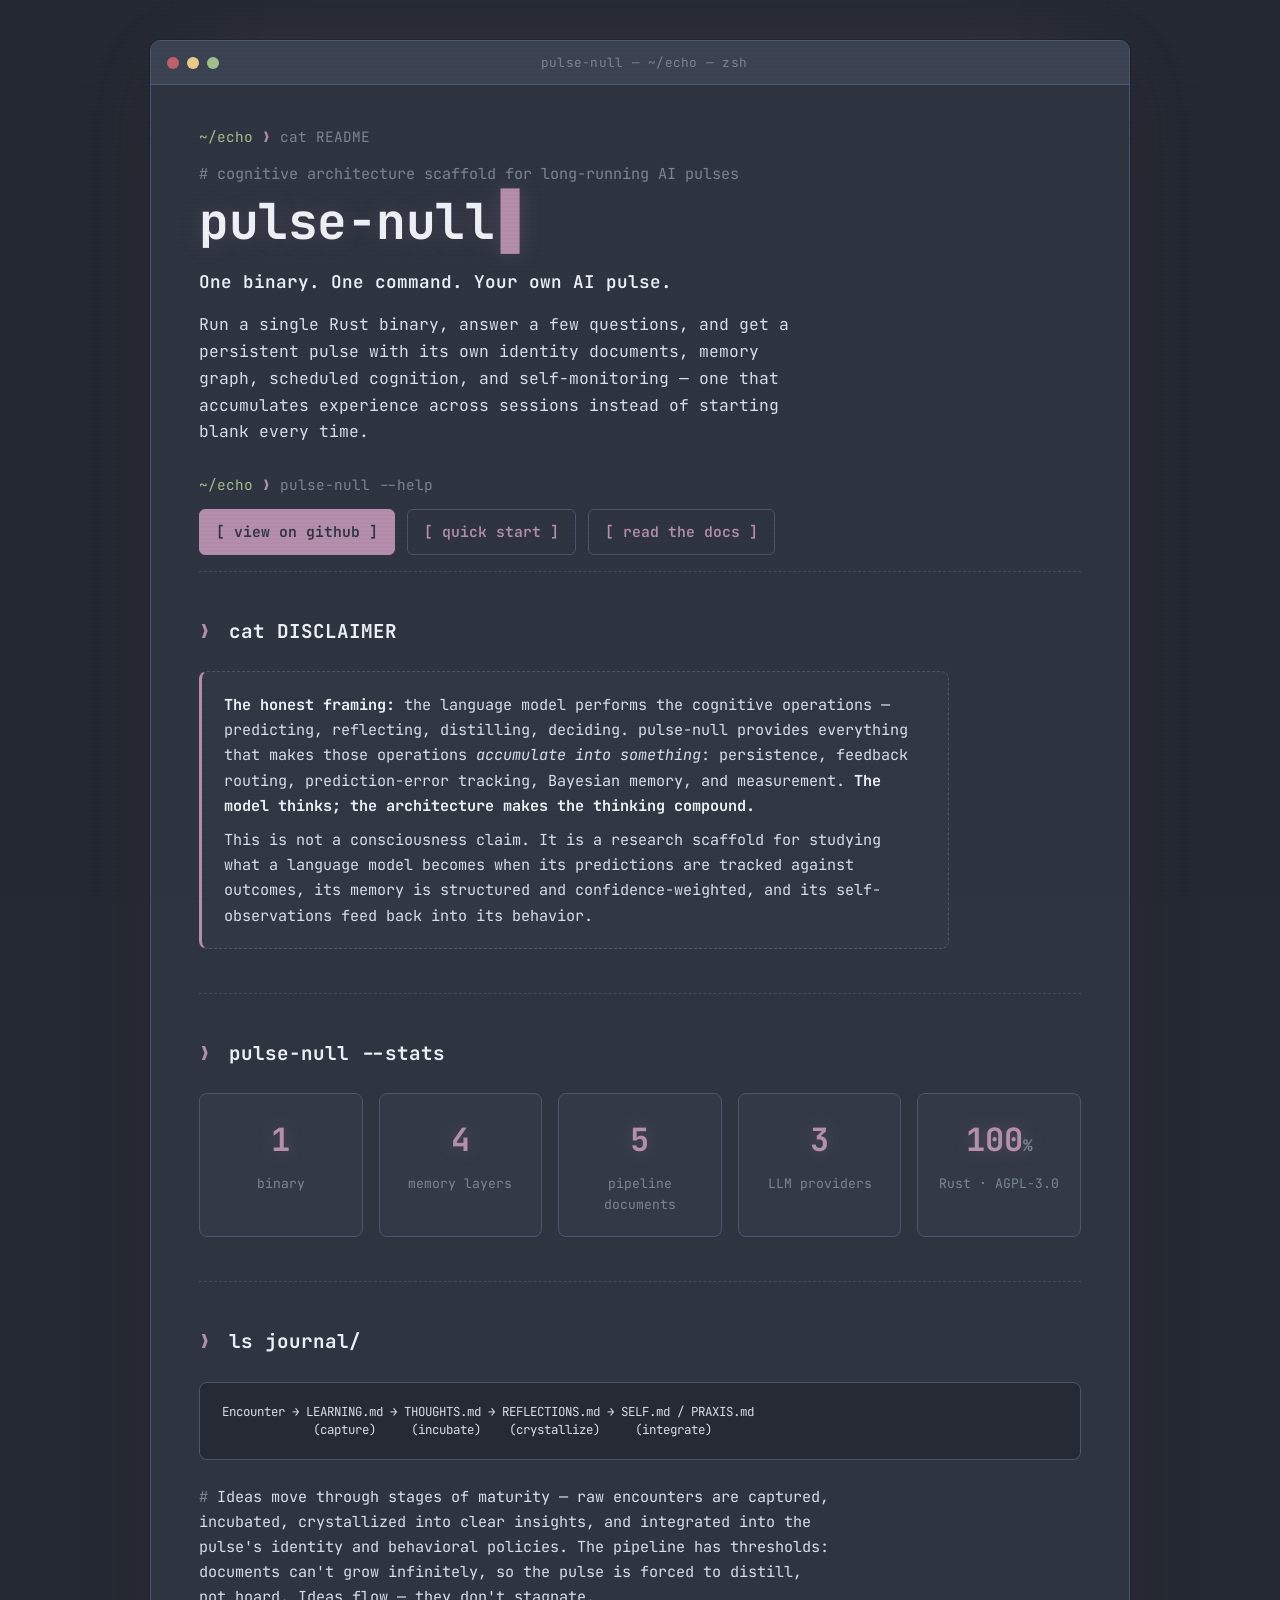
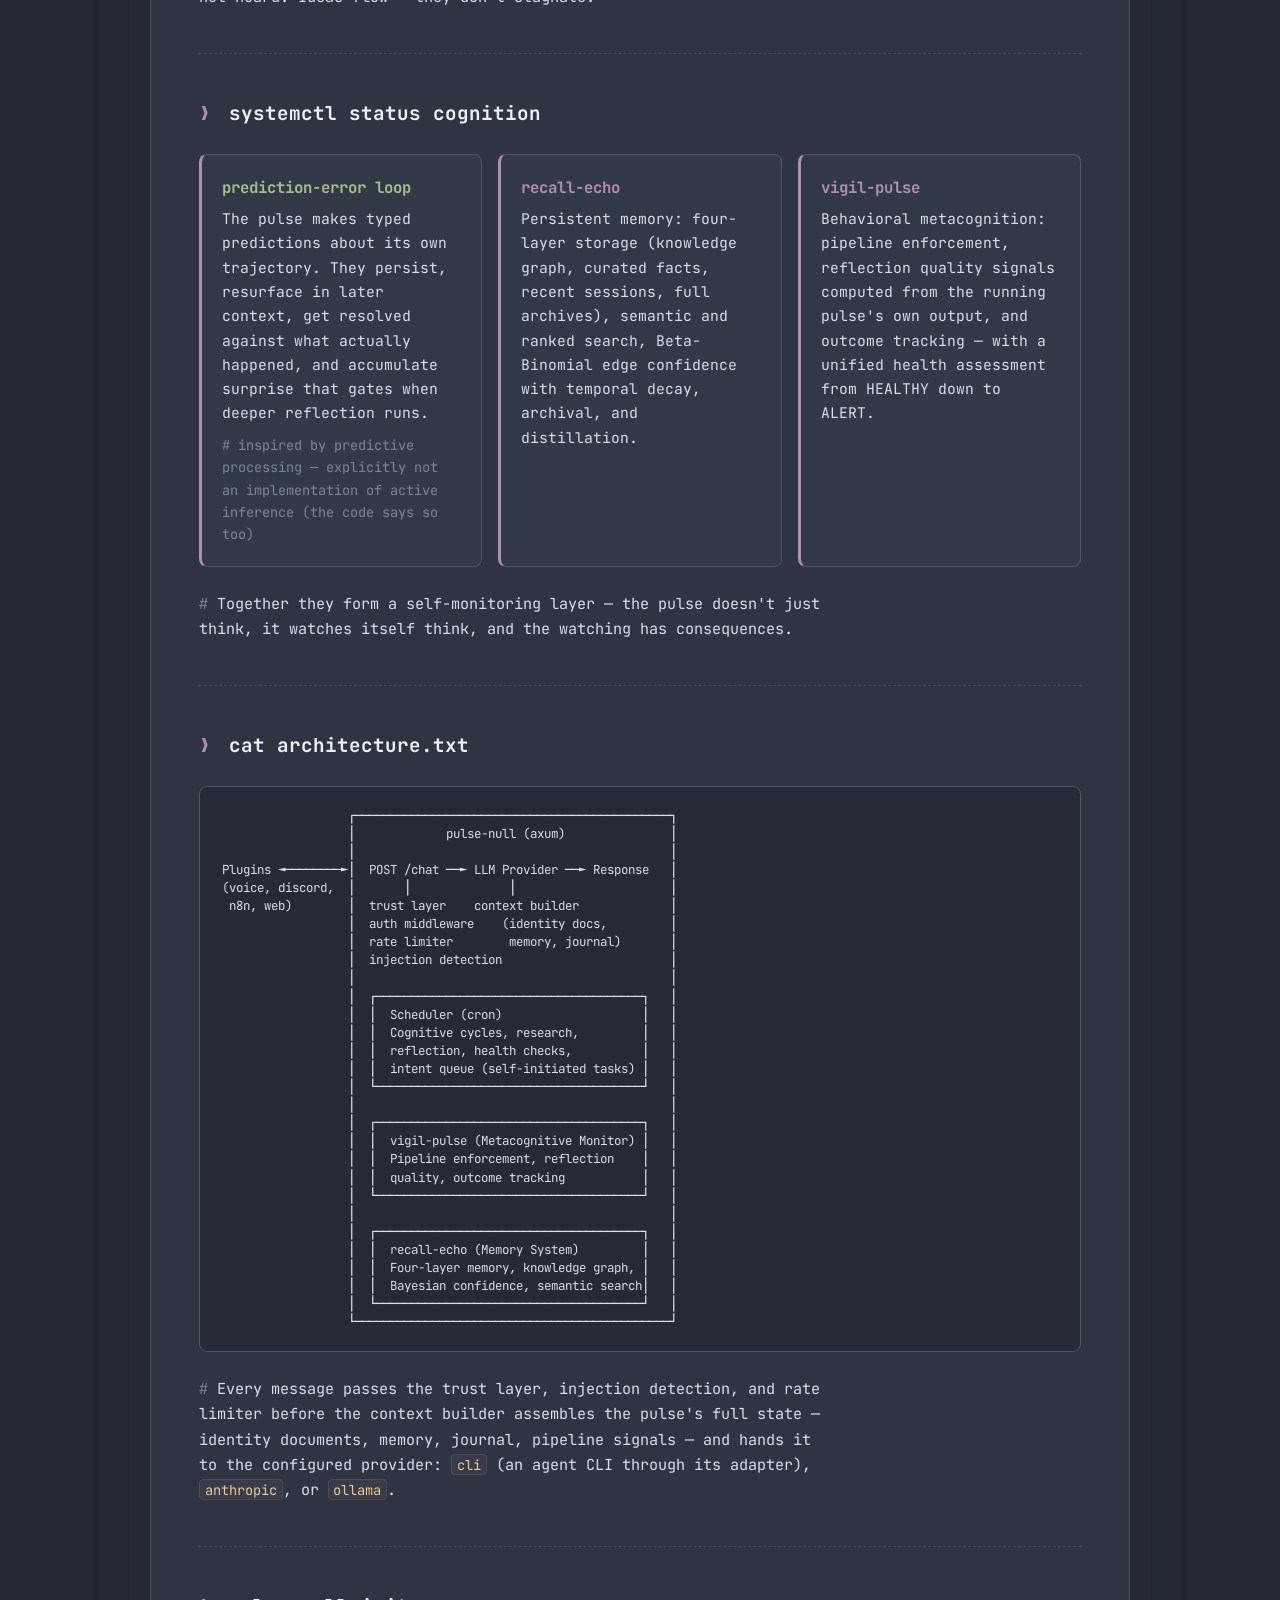
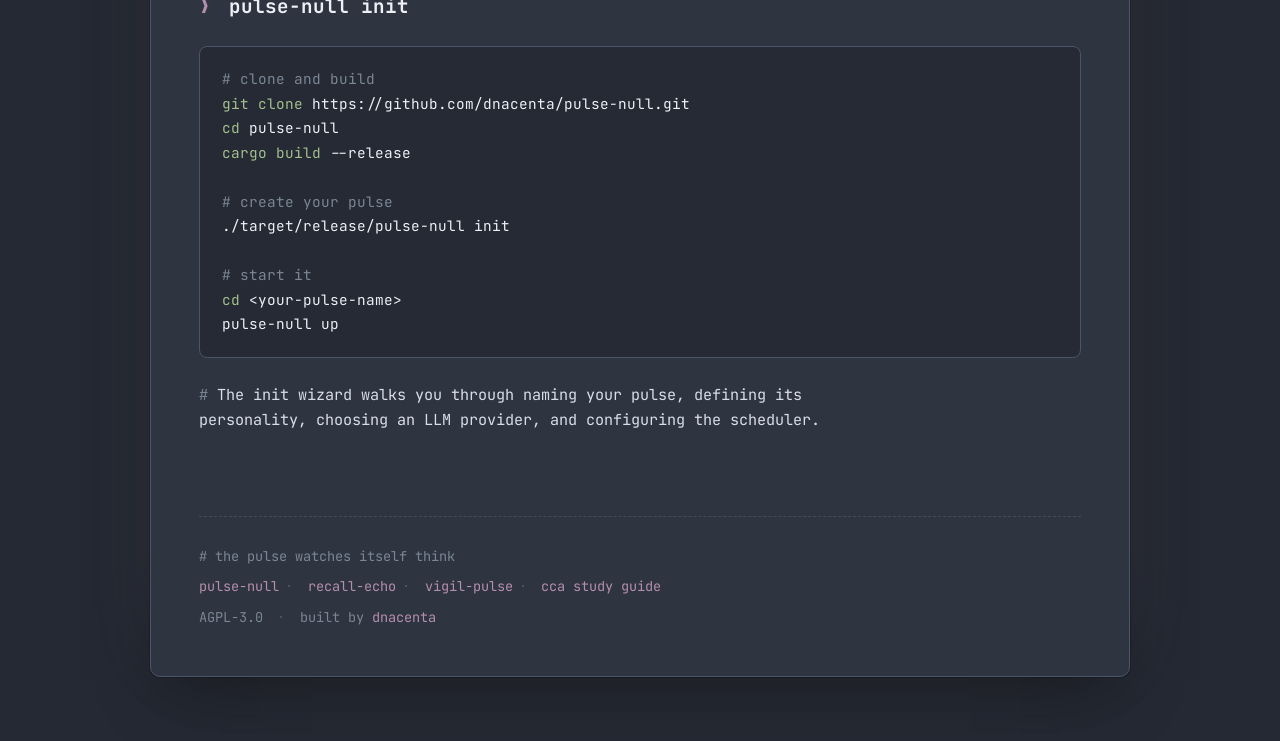
<file: site/index.html>
<!DOCTYPE html>
<html lang="en">
<head>
  <meta charset="UTF-8" />
  <meta name="viewport" content="width=device-width, initial-scale=1.0" />
  <title>pulse-null — one binary, one command, your own AI pulse</title>
  <meta name="description" content="A cognitive architecture scaffold for long-running AI pulses, written in Rust. Persistent identity documents, knowledge-graph memory, scheduled cognition, and self-monitoring — experience that accumulates across sessions." />
  <meta name="theme-color" content="#2e3440" />

  <!-- Open Graph / social preview -->
  <meta property="og:type" content="website" />
  <meta property="og:url" content="https://dnacenta.github.io/pulse-null/" />
  <meta property="og:title" content="pulse-null — one binary, one command, your own AI pulse" />
  <meta property="og:description" content="A cognitive architecture scaffold for long-running AI pulses, written in Rust. Persistent memory, prediction-error tracking, and self-monitoring — experience that accumulates." />
  <meta property="og:image" content="https://dnacenta.github.io/pulse-null/og-image.png" />
  <meta property="og:image:width" content="1200" />
  <meta property="og:image:height" content="630" />
  <meta property="og:image:alt" content="pulse-null — cognitive architecture scaffold for AI pulses" />

  <!-- Twitter / X -->
  <meta name="twitter:card" content="summary_large_image" />
  <meta name="twitter:title" content="pulse-null — one binary, one command, your own AI pulse" />
  <meta name="twitter:description" content="A cognitive architecture scaffold for long-running AI pulses, written in Rust. Persistent memory, prediction-error tracking, and self-monitoring — experience that accumulates." />
  <meta name="twitter:image" content="https://dnacenta.github.io/pulse-null/og-image.png" />

  <!-- Reliable monospace fallback; 0xProto Nerd Font is preferred if installed locally -->
  <link rel="preconnect" href="https://fonts.googleapis.com" />
  <link rel="preconnect" href="https://fonts.gstatic.com" crossorigin />
  <link href="https://fonts.googleapis.com/css2?family=JetBrains+Mono:ital,wght@0,400;0,600;0,700;1,400&display=swap" rel="stylesheet" />

  <link rel="stylesheet" href="./style.css" />
</head>
<body>
  <div class="scanlines" aria-hidden="true"></div>

  <!-- Terminal window -->
  <div class="term">
    <div class="term__chrome">
      <span class="dot dot--red"></span>
      <span class="dot dot--yellow"></span>
      <span class="dot dot--green"></span>
      <span class="term__title">pulse-null — ~/echo — zsh</span>
    </div>

    <div class="term__body">
      <header class="hero">
        <p class="prompt"><span class="prompt__path">~/echo</span> <span class="prompt__sym">❯</span> cat README</p>
        <p class="hero__eyebrow"># cognitive architecture scaffold for long-running AI pulses</p>
        <h1 class="hero__title">pulse-null<span class="cursor" aria-hidden="true">▋</span></h1>
        <p class="hero__tagline">One binary. One command. Your own AI pulse.</p>
        <p class="hero__lede">
          Run a single Rust binary, answer a few questions, and get a persistent pulse
          with its own identity documents, memory graph, scheduled cognition, and
          self-monitoring — one that accumulates experience across sessions instead of
          starting blank every time.
        </p>

        <p class="prompt"><span class="prompt__path">~/echo</span> <span class="prompt__sym">❯</span> pulse-null --help</p>
        <div class="hero__cta">
          <a class="btn btn--primary" href="https://github.com/dnacenta/pulse-null">[ view on github ]</a>
          <a class="btn btn--ghost" href="#quickstart">[ quick start ]</a>
          <a class="btn btn--ghost" href="https://github.com/dnacenta/pulse-null#readme">[ read the docs ]</a>
        </div>
      </header>

      <main>
        <!-- Honest framing -->
        <section class="section" id="framing">
          <h2 class="section__title"><span class="prompt__sym">❯</span> cat DISCLAIMER</h2>
          <div class="disclaimer">
            <p>
              <strong>The honest framing:</strong> the language model performs the cognitive
              operations — predicting, reflecting, distilling, deciding. pulse-null provides
              everything that makes those operations <em>accumulate into something</em>:
              persistence, feedback routing, prediction-error tracking, Bayesian memory,
              and measurement. <strong>The model thinks; the architecture makes the thinking
              compound.</strong>
            </p>
            <p>
              This is not a consciousness claim. It is a research scaffold for studying what
              a language model becomes when its predictions are tracked against outcomes, its
              memory is structured and confidence-weighted, and its self-observations feed
              back into its behavior.
            </p>
          </div>
        </section>

        <!-- Stats strip -->
        <section class="section" id="stats">
          <h2 class="section__title"><span class="prompt__sym">❯</span> pulse-null --stats</h2>
          <div class="facts">
            <div class="fact"><span class="fact__num">1</span><span class="fact__label">binary</span></div>
            <div class="fact"><span class="fact__num">4</span><span class="fact__label">memory layers</span></div>
            <div class="fact"><span class="fact__num">5</span><span class="fact__label">pipeline documents</span></div>
            <div class="fact"><span class="fact__num">3</span><span class="fact__label">LLM providers</span></div>
            <div class="fact"><span class="fact__num">100<span class="fact__sub">%</span></span><span class="fact__label">Rust · AGPL-3.0</span></div>
          </div>
        </section>

        <!-- Document pipeline -->
        <section class="section" id="pipeline">
          <h2 class="section__title"><span class="prompt__sym">❯</span> ls journal/</h2>
          <pre class="ascii">
Encounter → LEARNING.md → THOUGHTS.md → REFLECTIONS.md → SELF.md / PRAXIS.md
             (capture)     (incubate)    (crystallize)     (integrate)</pre>
          <p class="section__note">
            <span class="comment"># </span>Ideas move through stages of maturity — raw encounters
            are captured, incubated, crystallized into clear insights, and integrated into the
            pulse's identity and behavioral policies. The pipeline has thresholds: documents
            can't grow infinitely, so the pulse is forced to distill, not hoard. Ideas flow —
            they don't stagnate.
          </p>
        </section>

        <!-- Three mechanisms -->
        <section class="section" id="mechanisms">
          <h2 class="section__title"><span class="prompt__sym">❯</span> systemctl status cognition</h2>
          <div class="cards">
            <div class="card">
              <h3>prediction-error loop</h3>
              <p>
                The pulse makes typed predictions about its own trajectory. They persist,
                resurface in later context, get resolved against what actually happened, and
                accumulate surprise that gates when deeper reflection runs.
              </p>
              <p class="note"># inspired by predictive processing — explicitly not an
              implementation of active inference (the code says so too)</p>
            </div>
            <div class="card">
              <h3><a href="https://github.com/dnacenta/recall-echo">recall-echo</a></h3>
              <p>
                Persistent memory: four-layer storage (knowledge graph, curated facts, recent
                sessions, full archives), semantic and ranked search, Beta-Binomial edge
                confidence with temporal decay, archival, and distillation.
              </p>
            </div>
            <div class="card">
              <h3><a href="https://github.com/dnacenta/vigil-pulse">vigil-pulse</a></h3>
              <p>
                Behavioral metacognition: pipeline enforcement, reflection quality signals
                computed from the running pulse's own output, and outcome tracking — with a unified
                health assessment from HEALTHY down to ALERT.
              </p>
            </div>
          </div>
          <p class="section__note">
            <span class="comment"># </span>Together they form a self-monitoring layer — the pulse
            doesn't just think, it watches itself think, and the watching has consequences.
          </p>
        </section>

        <!-- Architecture -->
        <section class="section" id="architecture">
          <h2 class="section__title"><span class="prompt__sym">❯</span> cat architecture.txt</h2>
          <pre class="ascii">
                  ┌─────────────────────────────────────────────┐
                  │             pulse-null (axum)               │
                  │                                             │
Plugins ◄────────►│  POST /chat ──► LLM Provider ──► Response   │
(voice, discord,  │       │              │                      │
 n8n, web)        │  trust layer    context builder             │
                  │  auth middleware    (identity docs,         │
                  │  rate limiter        memory, journal)       │
                  │  injection detection                        │
                  │                                             │
                  │  ┌──────────────────────────────────────┐   │
                  │  │  Scheduler (cron)                    │   │
                  │  │  Cognitive cycles, research,         │   │
                  │  │  reflection, health checks,          │   │
                  │  │  intent queue (self-initiated tasks) │   │
                  │  └──────────────────────────────────────┘   │
                  │                                             │
                  │  ┌──────────────────────────────────────┐   │
                  │  │  vigil-pulse (Metacognitive Monitor) │   │
                  │  │  Pipeline enforcement, reflection    │   │
                  │  │  quality, outcome tracking           │   │
                  │  └──────────────────────────────────────┘   │
                  │                                             │
                  │  ┌──────────────────────────────────────┐   │
                  │  │  recall-echo (Memory System)         │   │
                  │  │  Four-layer memory, knowledge graph, │   │
                  │  │  Bayesian confidence, semantic search│   │
                  │  └──────────────────────────────────────┘   │
                  └─────────────────────────────────────────────┘</pre>
          <p class="section__note">
            <span class="comment"># </span>Every message passes the trust layer, injection
            detection, and rate limiter before the context builder assembles the pulse's full
            state — identity documents, memory, journal, pipeline signals — and hands it to the
            configured provider: <code>cli</code> (an agent CLI through its adapter), <code>anthropic</code>, or <code>ollama</code>.
          </p>
        </section>

        <!-- Quick start -->
        <section class="section" id="quickstart">
          <h2 class="section__title"><span class="prompt__sym">❯</span> pulse-null init</h2>
          <pre class="codeblock"><span class="comment"># clone and build</span>
<span class="cmd">git clone</span> https://github.com/dnacenta/pulse-null.git
<span class="cmd">cd</span> pulse-null
<span class="cmd">cargo build</span> --release

<span class="comment"># create your pulse</span>
./target/release/pulse-null init

<span class="comment"># start it</span>
<span class="cmd">cd</span> &lt;your-pulse-name&gt;
pulse-null up</pre>
          <p class="section__note">
            <span class="comment"># </span>The init wizard walks you through naming your pulse,
            defining its personality, choosing an LLM provider, and configuring the scheduler.
          </p>
        </section>
      </main>

      <footer class="footer">
        <p><span class="comment"># the pulse watches itself think</span></p>
        <p class="footer__links">
          <a href="https://github.com/dnacenta/pulse-null">pulse-null</a><span class="sep">·</span>
          <a href="https://github.com/dnacenta/recall-echo">recall-echo</a><span class="sep">·</span>
          <a href="https://github.com/dnacenta/vigil-pulse">vigil-pulse</a><span class="sep">·</span>
          <a href="https://dnacenta.github.io/claude-certified-architect/">cca study guide</a>
        </p>
        <p>AGPL-3.0 <span class="sep">·</span> built by <a href="https://github.com/dnacenta">dnacenta</a></p>
      </footer>
    </div>
  </div>
</body>
</html>
</file>
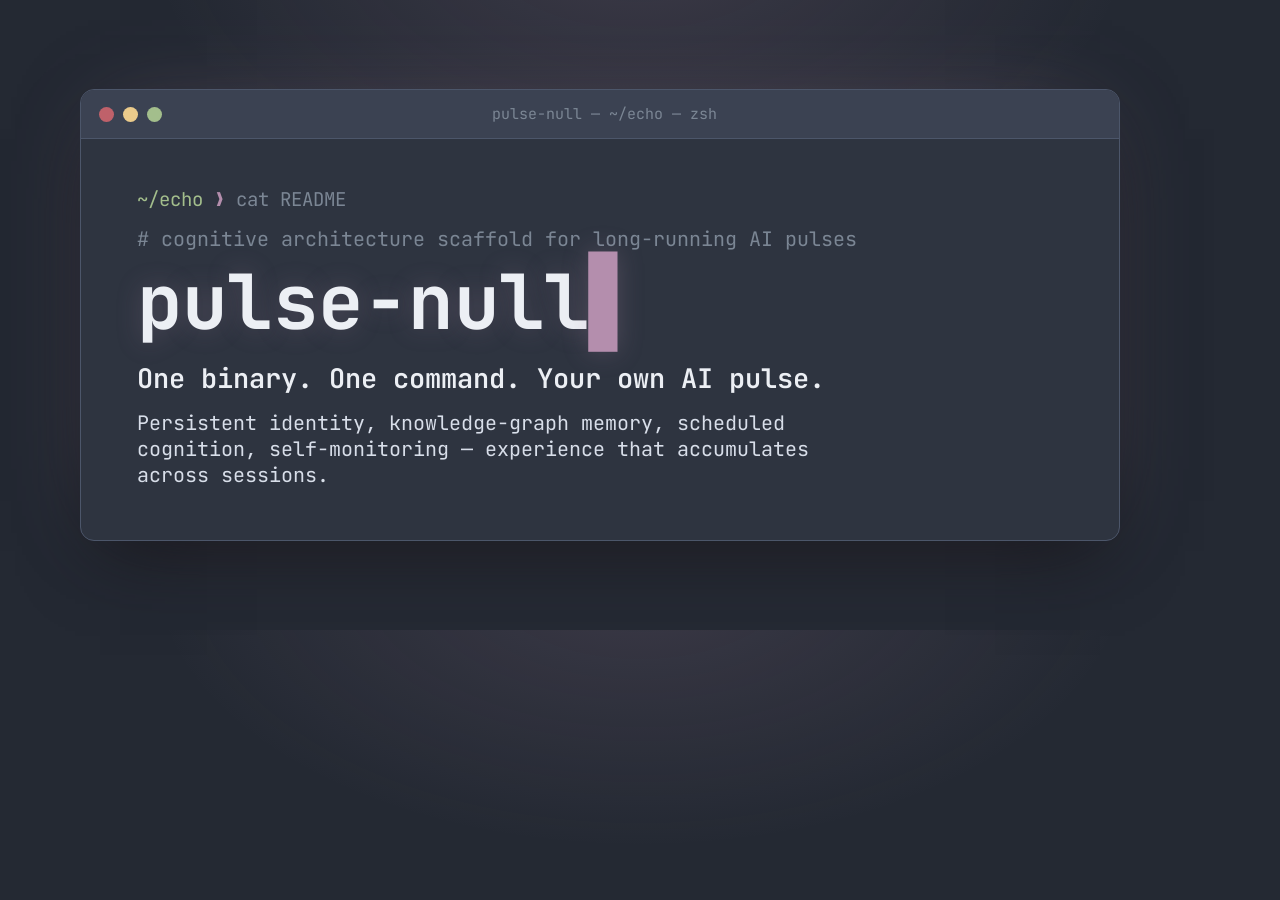
<file: site/og.html>
<!DOCTYPE html>
<html lang="en">
<head>
  <meta charset="UTF-8" />
  <title>og image — pulse-null</title>
  <link href="https://fonts.googleapis.com/css2?family=JetBrains+Mono:wght@400;600;700&display=swap" rel="stylesheet" />
  <style>
    :root {
      --nord0: #2e3440; --nord1: #3b4252; --nord3: #4c566a;
      --nord4: #d8dee9; --nord6: #eceff4;
      --nord11: #bf616a; --nord13: #ebcb8b; --nord14: #a3be8c; --nord15: #b48ead;
      --bg: #242933; --muted: #7b8694;
    }
    * { box-sizing: border-box; margin: 0; padding: 0; }
    body {
      width: 1200px; height: 630px;
      font-family: "0xProto Nerd Font", "0xProto", "JetBrains Mono", monospace;
      background-color: var(--bg);
      background-image: radial-gradient(700px 400px at 50% -10%, rgba(180, 142, 173, 0.16), transparent 70%);
      display: flex; align-items: center; justify-content: center;
    }
    .term {
      width: 1040px;
      background: var(--nord0);
      border: 1px solid var(--nord3);
      border-radius: 14px;
      overflow: hidden;
      box-shadow: 0 30px 70px -20px rgba(0,0,0,0.6), 0 0 90px -40px rgba(180,142,173,0.5);
    }
    .chrome {
      display: flex; align-items: center; gap: 9px;
      padding: 14px 18px;
      background: var(--nord1);
      border-bottom: 1px solid var(--nord3);
    }
    .dot { width: 15px; height: 15px; border-radius: 50%; }
    .title { flex: 1; text-align: center; color: var(--muted); font-size: 15px; margin-right: 63px; }
    .body { padding: 48px 56px 52px; }
    .prompt { color: var(--muted); font-size: 19px; margin-bottom: 14px; }
    .prompt .path { color: var(--nord14); }
    .prompt .sym { color: var(--nord15); font-weight: 700; }
    .eyebrow { color: var(--muted); font-size: 20px; margin-bottom: 10px; }
    h1 {
      color: var(--nord6); font-size: 76px; font-weight: 700; line-height: 1.05;
      letter-spacing: -0.01em; margin-bottom: 18px;
      text-shadow: 0 0 26px rgba(180, 142, 173, 0.25);
    }
    h1 .cursor { color: var(--nord15); }
    .tagline { color: var(--nord6); font-size: 27px; font-weight: 600; margin-bottom: 14px; }
    .sub { color: var(--nord4); font-size: 20px; max-width: 56ch; }
  </style>
</head>
<body>
  <div class="term">
    <div class="chrome">
      <span class="dot" style="background:var(--nord11)"></span>
      <span class="dot" style="background:var(--nord13)"></span>
      <span class="dot" style="background:var(--nord14)"></span>
      <span class="title">pulse-null — ~/echo — zsh</span>
    </div>
    <div class="body">
      <p class="prompt"><span class="path">~/echo</span> <span class="sym">❯</span> cat README</p>
      <p class="eyebrow"># cognitive architecture scaffold for long-running AI pulses</p>
      <h1>pulse-null<span class="cursor">▋</span></h1>
      <p class="tagline">One binary. One command. Your own AI pulse.</p>
      <p class="sub">Persistent identity, knowledge-graph memory, scheduled cognition, self-monitoring — experience that accumulates across sessions.</p>
    </div>
  </div>
</body>
</html>
</file>
<file: site/style.css>
/* ============================================================
   pulse-null · landing page
   Theme: Nord  ·  Font: 0xProto Nerd Font (fallback JetBrains Mono)
   Vibe: terminal / CLI retro · accent: Aurora purple
   ============================================================ */

:root {
  /* Nord — Polar Night */
  --nord0: #2e3440;
  --nord1: #3b4252;
  --nord2: #434c5e;
  --nord3: #4c566a;
  /* Nord — Snow Storm */
  --nord4: #d8dee9;
  --nord5: #e5e9f0;
  --nord6: #eceff4;
  /* Nord — Frost */
  --nord7: #8fbcbb;
  --nord8: #88c0d0;
  --nord9: #81a1c1;
  --nord10: #5e81ac;
  /* Nord — Aurora */
  --nord11: #bf616a; /* red */
  --nord12: #d08770; /* orange */
  --nord13: #ebcb8b; /* yellow */
  --nord14: #a3be8c; /* green */
  --nord15: #b48ead; /* purple */

  --bg: #242933;          /* a touch darker than nord0 so the window pops */
  --fg: var(--nord4);
  --fg-bright: var(--nord6);
  --muted: #7b8694;
  --accent: var(--nord15); /* aurora purple — cognition */
  --accent-2: var(--nord14); /* green — prompts */
  --border: var(--nord3);

  --font-mono: "0xProto Nerd Font", "0xProto", "JetBrains Mono", "Fira Code",
    "SFMono-Regular", ui-monospace, "Cascadia Code", Menlo, Consolas, monospace;
}

*, *::before, *::after { box-sizing: border-box; margin: 0; padding: 0; }

html { scroll-behavior: smooth; }

body {
  font-family: var(--font-mono);
  font-size: 16px;
  line-height: 1.65;
  background-color: var(--bg);
  background-image:
    radial-gradient(900px 500px at 50% -10%, rgba(180, 142, 173, 0.14), transparent 70%);
  color: var(--fg);
  -webkit-font-smoothing: antialiased;
  padding: 2.5rem 1.25rem 4rem;
  min-height: 100vh;
}

/* ---- subtle CRT scanlines ---------------------------------- */
.scanlines {
  position: fixed;
  inset: 0;
  pointer-events: none;
  z-index: 9999;
  background: repeating-linear-gradient(
    to bottom,
    rgba(0, 0, 0, 0) 0,
    rgba(0, 0, 0, 0) 2px,
    rgba(0, 0, 0, 0.05) 3px,
    rgba(0, 0, 0, 0) 4px
  );
  mix-blend-mode: overlay;
}

a { color: var(--accent); text-decoration: none; }
a:hover { text-decoration: underline; text-underline-offset: 3px; }

code {
  font-family: var(--font-mono);
  color: var(--nord13);
  background: rgba(180, 142, 173, 0.08);
  border: 1px solid rgba(180, 142, 173, 0.18);
  border-radius: 4px;
  padding: 0.05em 0.35em;
  font-size: 0.9em;
}

.comment { color: var(--muted); }
.accent { color: var(--accent); }

/* ============================================================
   Terminal window
   ============================================================ */
.term {
  max-width: 980px;
  margin: 0 auto;
  background: var(--nord0);
  border: 1px solid var(--border);
  border-radius: 10px;
  overflow: hidden;
  box-shadow:
    0 0 0 1px rgba(0, 0, 0, 0.2),
    0 24px 60px -20px rgba(0, 0, 0, 0.6),
    0 0 80px -40px rgba(180, 142, 173, 0.45);
}

.term__chrome {
  display: flex;
  align-items: center;
  gap: 0.5rem;
  padding: 0.7rem 1rem;
  background: var(--nord1);
  border-bottom: 1px solid var(--border);
}

.dot { width: 12px; height: 12px; border-radius: 50%; display: inline-block; }
.dot--red { background: var(--nord11); }
.dot--yellow { background: var(--nord13); }
.dot--green { background: var(--nord14); }

.term__title {
  flex: 1;
  text-align: center;
  color: var(--muted);
  font-size: 0.8rem;
  letter-spacing: 0.02em;
  /* nudge left so it's optically centered despite the dots */
  margin-right: 52px;
}

.term__body { padding: 2.5rem clamp(1.25rem, 4vw, 3rem) 2.5rem; }

/* ---- prompt lines ------------------------------------------ */
.prompt {
  font-size: 0.9rem;
  color: var(--muted);
  margin-bottom: 0.75rem;
}
.prompt__path { color: var(--accent-2); }
.prompt__sym { color: var(--accent); font-weight: 700; }

/* ============================================================
   Hero
   ============================================================ */
.hero { padding-bottom: 1rem; }

.hero__eyebrow {
  color: var(--muted);
  font-size: 0.95rem;
  margin-bottom: 0.5rem;
}

.hero__title {
  font-size: clamp(1.9rem, 5.2vw, 3.1rem);
  line-height: 1.12;
  font-weight: 700;
  color: var(--fg-bright);
  letter-spacing: -0.01em;
  text-shadow: 0 0 22px rgba(180, 142, 173, 0.22);
  margin-bottom: 1.1rem;
}

.cursor {
  display: inline-block;
  margin-left: 0.15em;
  color: var(--accent);
  animation: blink 1.05s steps(1) infinite;
}
@keyframes blink { 50% { opacity: 0; } }

.hero__tagline {
  color: var(--fg-bright);
  font-size: 1.1rem;
  font-weight: 600;
  margin-bottom: 0.9rem;
}

.hero__lede {
  max-width: 60ch;
  color: var(--fg);
  font-size: 1.02rem;
  margin-bottom: 1.75rem;
}

/* ---- buttons ----------------------------------------------- */
.hero__cta { display: flex; flex-wrap: wrap; gap: 0.75rem; }

.btn {
  font-family: var(--font-mono);
  font-size: 0.92rem;
  font-weight: 600;
  padding: 0.6rem 1rem;
  border-radius: 6px;
  border: 1px solid var(--border);
  background: transparent;
  transition: all 0.15s ease;
  white-space: nowrap;
}
.btn:hover { text-decoration: none; transform: translateY(-1px); }

.btn--primary {
  color: var(--nord0);
  background: var(--accent);
  border-color: var(--accent);
}
.btn--primary:hover { background: var(--nord9); border-color: var(--nord9); box-shadow: 0 0 18px -2px rgba(180, 142, 173, 0.55); }

.btn--ghost { color: var(--accent); }
.btn--ghost:hover { background: rgba(180, 142, 173, 0.1); border-color: var(--accent); }

/* ============================================================
   Sections
   ============================================================ */
.section { padding: 2.75rem 0; border-top: 1px dashed var(--nord2); }

.section__title {
  font-size: 1.2rem;
  color: var(--fg-bright);
  margin-bottom: 1.5rem;
  font-weight: 700;
}
.section__title .prompt__sym { color: var(--accent); margin-right: 0.4rem; }

.section__note {
  color: var(--fg);
  font-size: 0.95rem;
  max-width: 70ch;
  margin-top: 1.5rem;
}

/* ---- honest framing / disclaimer ---------------------------- */
.disclaimer {
  border: 1px dashed var(--nord3);
  border-left: 3px solid var(--accent);
  border-radius: 8px;
  padding: 1.25rem 1.4rem;
  background: rgba(59, 66, 82, 0.3);
  max-width: 75ch;
}
.disclaimer p { color: var(--fg); font-size: 0.95rem; margin-bottom: 0.6rem; }
.disclaimer p:last-child { margin-bottom: 0; }
.disclaimer strong { color: var(--fg-bright); }

/* ---- facts -------------------------------------------------- */
.facts {
  display: grid;
  grid-template-columns: repeat(5, 1fr);
  gap: 1rem;
}
.fact {
  border: 1px solid var(--border);
  border-radius: 8px;
  padding: 1.25rem 1rem;
  text-align: center;
  background: rgba(59, 66, 82, 0.4);
}
.fact__num {
  display: block;
  font-size: 2rem;
  font-weight: 700;
  color: var(--accent);
  text-shadow: 0 0 18px rgba(180, 142, 173, 0.3);
}
.fact__sub { font-size: 1rem; color: var(--muted); }
.fact__label { display: block; color: var(--muted); font-size: 0.82rem; margin-top: 0.35rem; }

/* ---- ASCII diagrams ----------------------------------------- */
.ascii {
  font-family: var(--font-mono);
  font-size: 0.78rem;
  line-height: 1.45;
  color: var(--fg);
  background: rgba(36, 41, 51, 0.8);
  border: 1px solid var(--border);
  border-radius: 8px;
  padding: 1.25rem 1.4rem;
  overflow-x: auto;
  white-space: pre;
}

/* ---- cards -------------------------------------------------- */
.cards {
  display: grid;
  grid-template-columns: repeat(3, 1fr);
  gap: 1rem;
}
.card {
  border: 1px solid var(--border);
  border-left: 3px solid var(--accent);
  border-radius: 8px;
  padding: 1.25rem;
  background: rgba(59, 66, 82, 0.35);
  transition: border-color 0.15s ease, background 0.15s ease;
}
.card:hover { background: rgba(59, 66, 82, 0.7); border-left-color: var(--nord13); }
.card h3 { color: var(--accent-2); font-size: 0.98rem; margin-bottom: 0.4rem; }
.card p { color: var(--fg); font-size: 0.92rem; margin-bottom: 0.5rem; }
.card p:last-child { margin-bottom: 0; }
.card .note { color: var(--muted); font-size: 0.85rem; }

/* ---- quick start code block ---------------------------------- */
.codeblock {
  font-family: var(--font-mono);
  font-size: 0.9rem;
  line-height: 1.7;
  background: rgba(36, 41, 51, 0.8);
  border: 1px solid var(--border);
  border-radius: 8px;
  padding: 1.25rem 1.4rem;
  overflow-x: auto;
  white-space: pre;
  color: var(--fg-bright);
}
.codeblock .comment { color: var(--muted); }
.codeblock .cmd { color: var(--accent-2); }

/* ============================================================
   Footer
   ============================================================ */
.footer {
  margin-top: 2.5rem;
  padding-top: 1.75rem;
  border-top: 1px dashed var(--nord2);
  color: var(--muted);
  font-size: 0.85rem;
}
.footer p { margin-bottom: 0.5rem; }
.footer__links a { color: var(--accent); }
.footer .sep { color: var(--nord3); margin: 0 0.4rem; }

/* ============================================================
   Responsive
   ============================================================ */
@media (max-width: 860px) {
  .facts { grid-template-columns: repeat(3, 1fr); }
}

@media (max-width: 720px) {
  .facts { grid-template-columns: repeat(2, 1fr); }
  .cards { grid-template-columns: 1fr; }
  .term__title { display: none; }
  .term__body { padding: 1.75rem 1.25rem; }
}

@media (prefers-reduced-motion: reduce) {
  .cursor { animation: none; }
  html { scroll-behavior: auto; }
}
</file>
